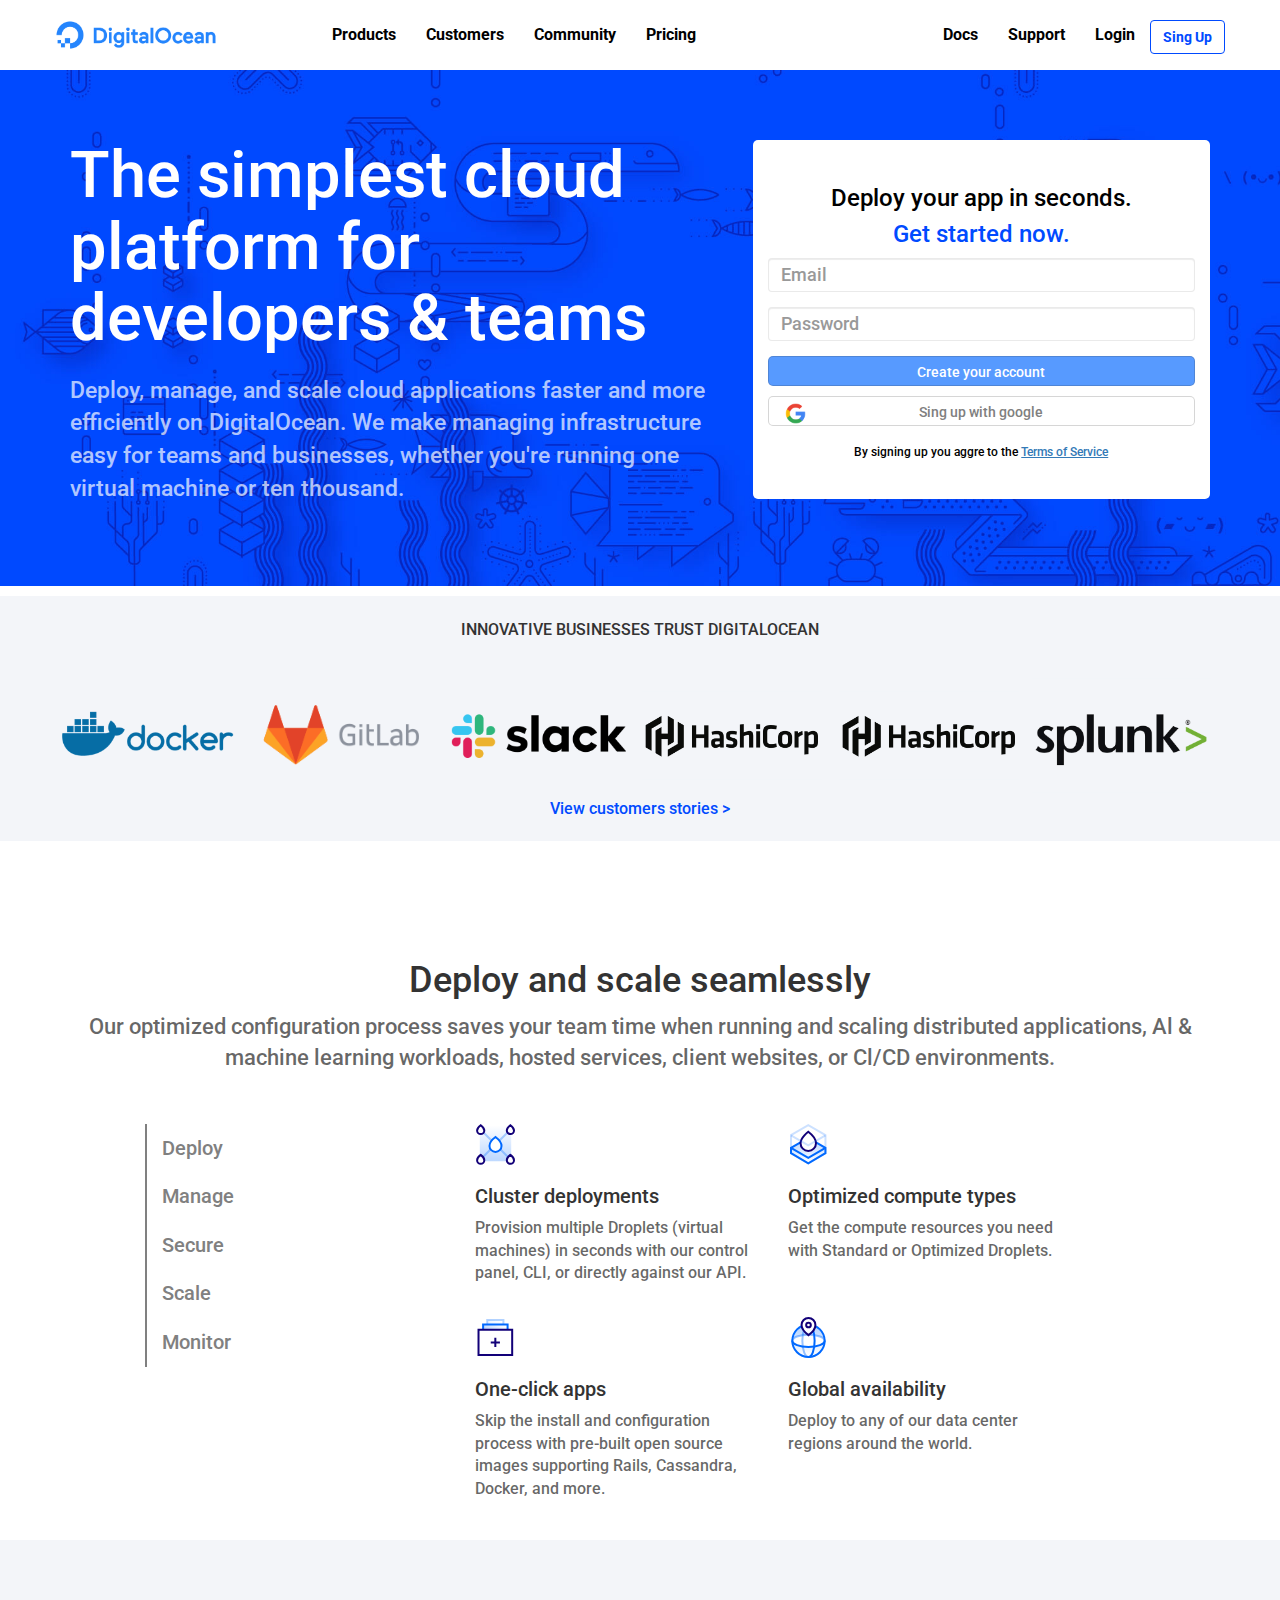
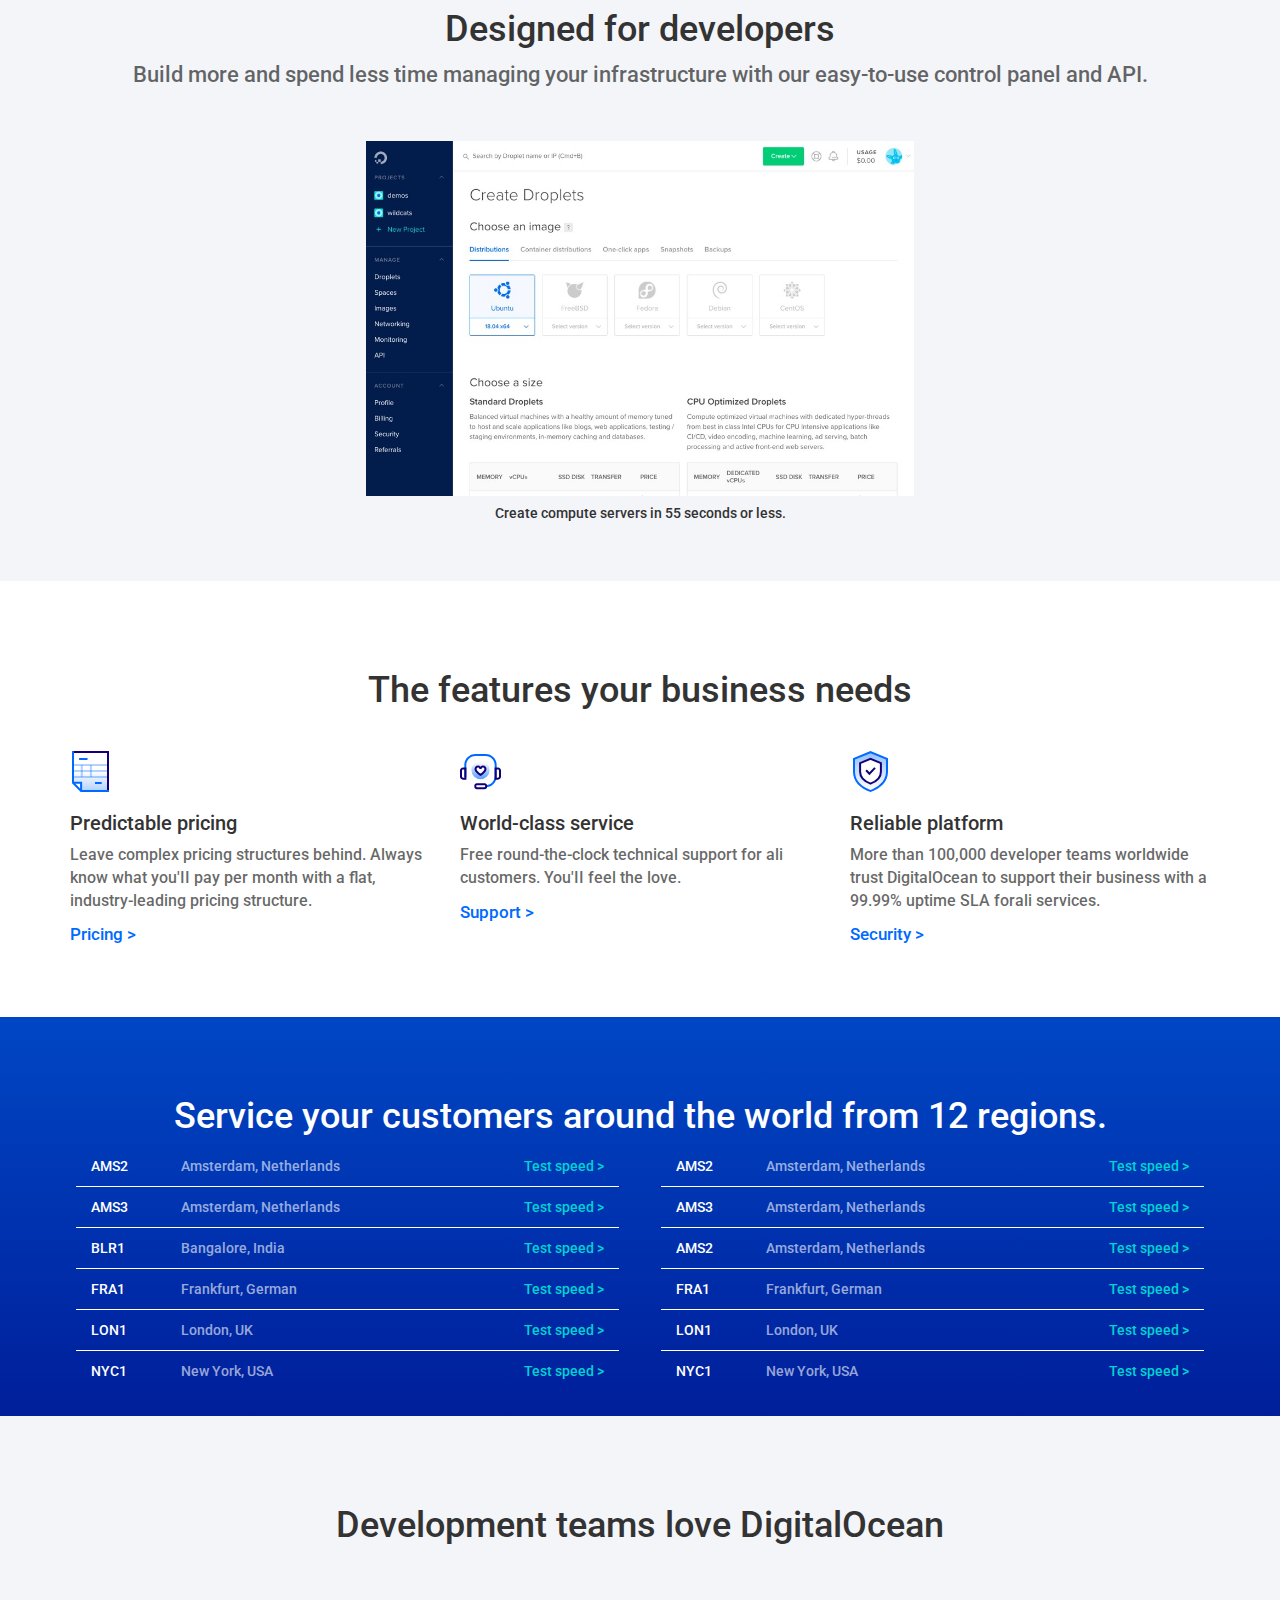
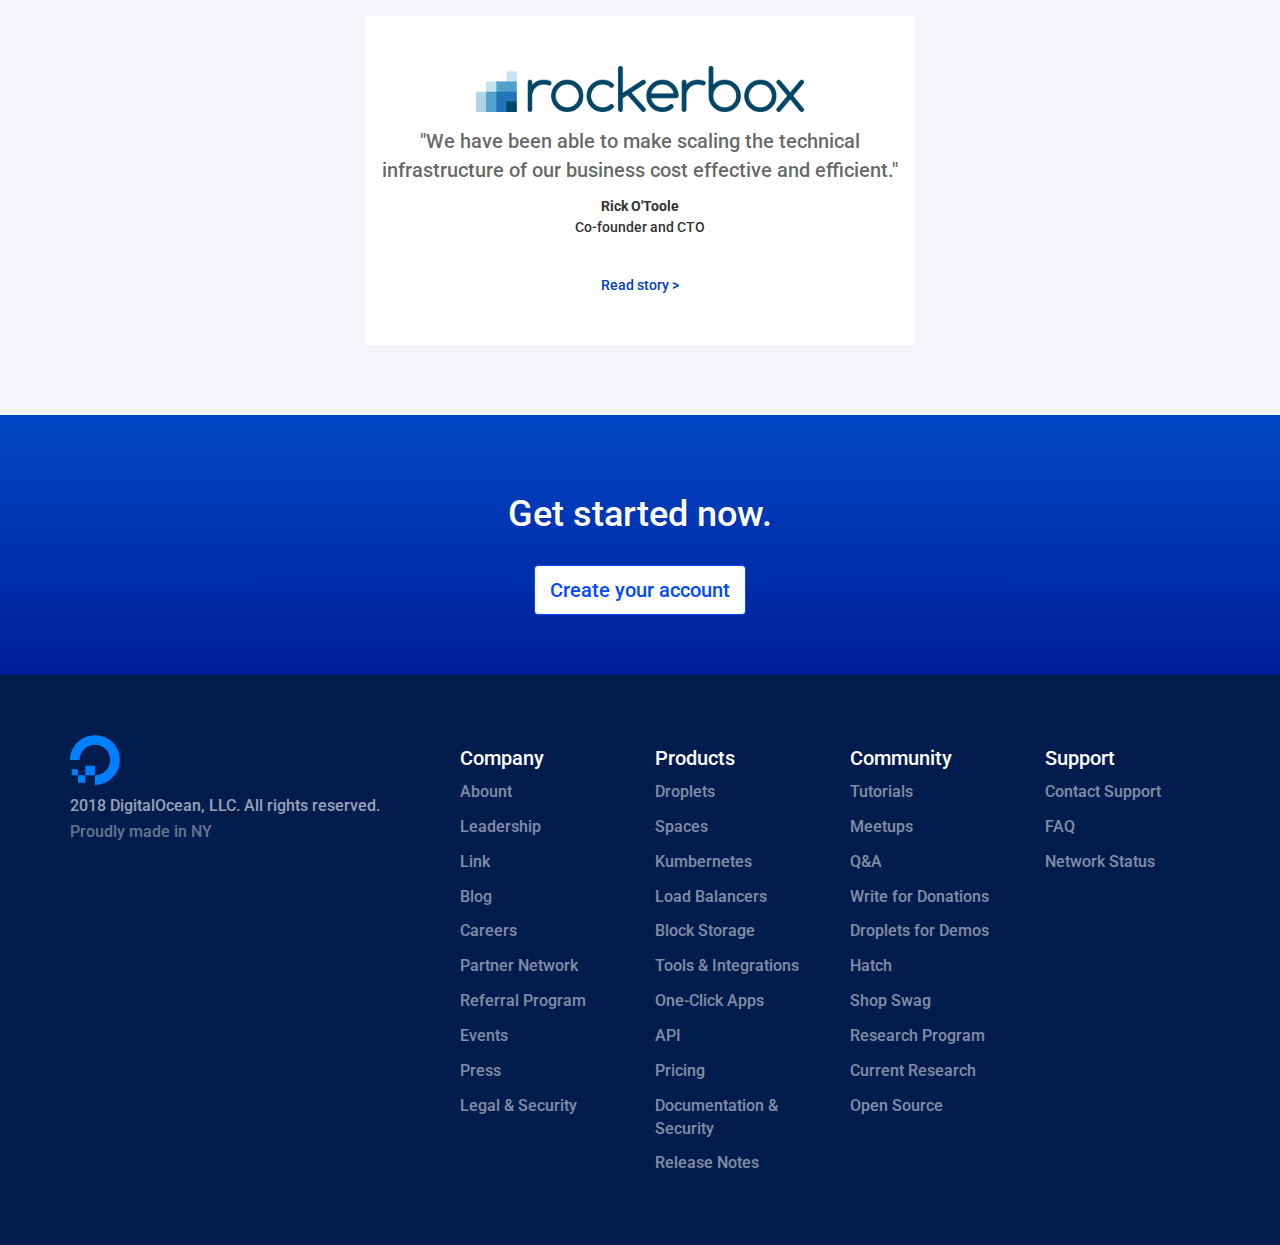
<file: index.html>
<!DOCTYPE html>
<html lang="en">
    <head>
        <meta charset="UTF-8">
        <meta http-equiv="X-UA-Compatible" content="IE=edge">
        <meta name="viewport" content="width=device-width, initial-scale=1.0">
        <!-- Latest compiled and minified CSS -->
        <link rel="stylesheet" href="https://maxcdn.bootstrapcdn.com/bootstrap/3.3.7/css/bootstrap.min.css" integrity="sha384-BVYiiSIFeK1dGmJRAkycuHAHRg32OmUcww7on3RYdg4Va+PmSTsz/K68vbdEjh4u" crossorigin="anonymous">
        <link rel="preconnect" href="https://fonts.gstatic.com">
        <link href="https://fonts.googleapis.com/css2?family=Roboto:wght@400;500;700&display=swap" rel="stylesheet">
        <link rel="stylesheet" href="https://cdnjs.cloudflare.com/ajax/libs/font-awesome/5.15.3/css/all.min.css" integrity="sha512-iBBXm8fW90+nuLcSKlbmrPcLa0OT92xO1BIsZ+ywDWZCvqsWgccV3gFoRBv0z+8dLJgyAHIhR35VZc2oM/gI1w==" crossorigin="anonymous" />
        <link rel="stylesheet" href="css/style.css">
        <title>Document</title>
    </head>
    <body>
        <!-- HEADER -->
        <header>
            <!-- NAVBAR -->
            <nav class="navbar ms_navbar navbar-fixed-top">
                <div class="container">
                  <!-- Brand and toggle get grouped for better mobile display -->
                  <div class="navbar-header">
                    <button type="button" class="navbar-toggle" data-toggle="collapse" data-target="#bs-example-navbar-collapse-1">
                      <span class="sr-only">Toggle navigation</span>
                      <span class="icon-bar"></span>
                      <span class="icon-bar"></span>
                      <span class="icon-bar"></span>
                    </button>
                    <a class="navbar-brand" href="#"><img src="img/logo.png" alt="logo"></a>
                  </div>
              
                  <!-- Collect the nav links, forms, and other content for toggling -->
                  <div class="collapse navbar-collapse" id="bs-example-navbar-collapse-1">
                    <ul class="nav navbar-nav hidden-sm hidden-md">
                        <li class="dropdown">
                          <a href="#" class="dropdown-toggle" data-toggle="dropdown">Products <i class="fas fa-angle-down"></i>
                          <ul class="dropdown-menu">
                            <li><a href="#">Something else here</a></li>
                            <li class="divider"></li>
                            <li><a href="#">Separated link</a></li>
                            <li class="divider"></li>
                            <li><a href="#">One more separated link</a></li>
                          </ul>
                        </li>
                        <li><a href="#">Customers</a></li>
                        <li class="dropdown">
                            <a href="#" class="dropdown-toggle" data-toggle="dropdown">Community <i class="fas fa-angle-down"></i>
                            <ul class="dropdown-menu">
                              <li><a href="#">Something else here</a></li>
                              <li class="divider"></li>
                              <li><a href="#">Separated link</a></li>
                              <li class="divider"></li>
                              <li><a href="#">One more separated link</a></li>
                            </ul>
                          </li>
                        <li><a href="#">Pricing</a></li>
                    </ul>
                    <ul class="nav navbar-nav navbar-right">
                        <li><a href="#">Docs</a></li>
                        <li class="dropdown">
                            <a href="#" class="dropdown-toggle" data-toggle="dropdown">Support <i class="fas fa-angle-down"></i>
                            <ul class="dropdown-menu">
                                <li><a href="#">Something else here</a></li>
                                <li class="divider"></li>
                                <li><a href="#">Login</a></li>
                            </ul>
                        </li>
                        <li><a href="#">Login</a></li>
                        <li>
                            <button type="submit" class="btn btn-default">Sing Up</button>
                        </li>
                    </ul>
                  </div><!-- /.navbar-collapse -->
                </div><!-- /.container-fluid -->
            </nav>
            <!-- /NAVBAR -->

            <!-- JUMBOTRON -->
            <section id="ms_jumbotron">
                <div class="container">
                    <div class="row">
                        <div class="col-sm-7">
                            <div class="ms_text">
                                <h1>The simplest cloud 
                                    platform for 
                                    developers & teams
                                </h1>
                                <p>Deploy, manage, and scale cloud applications faster and more efficiently on DigitalOcean. We make managing infrastructure easy for teams and businesses, whether you're running one virtual machine or ten thousand.
                                </p>
                            </div>
                        </div>
                        <div class="col-sm-5">
                            <div class="sing_up text-center">
                                <h3>Deploy your app in seconds.</h3>
                                <h3>Get started now.</h3>
                                <form>
                                    <div class="form-group">
                                        <input type="email" class="form-control" id="email" placeholder="Email">
                                    </div>
                                    <div class="form-group">
                                        <input type="password" class="form-control" id="password" placeholder="Password">
                                    </div>
                                    <button type="submit" class="ms_lg_btn">Create your account</button>
                                    <button type="submit" class="ms_lg_btn btn_white">
                                        <span><img src="img/google-icon.png" alt="google"></span>
                                        <span>Sing up with google</span>
                                    </button>
                                </form>
                                <h5>By signing up you aggre to the <a href="#">Terms of Service</a></h5>
                            </div>
                        </div>
                    </div>
                </div>
            </section>
            <!-- /JUMBOTRON -->

            <!-- SPONSOR -->
            <section id="sponsor">
                <h4>innovative businesses trust digitalocean</h4>
                <div class="container">
                    <div class="row">
                        <div class="col-xs-12 col-sm-4">
                            <img src="img/docker.svg" alt="docker">
                            <img src="img/gitlab.svg" alt="gitlab">
                        </div>
                        <div class="col-xs-12 col-sm-4">
                            <img src="img/slack.svg" alt="slack">
                            <img src="img/hashicorp.svg" alt="hashicorp">
                        </div>
                        <div class="col-xs-12 col-sm-4">
                            <img src="img/hashicorp.svg" alt="hashicorp">
                            <img src="img/splunk.svg" alt="splunk">
                        </div>
                    </div>
                </div>
                <a href="#">View customers stories ></a>
            </section>
            <!-- /SPONSOR -->
        </header>
        <!-- /HEADER -->

        <!-- MAIN -->
        <main>
            <!-- DEPLOY AND SCALE -->
            <section id="deploy">
                <div class="container">
                    <h2 class="text-center">Deploy and scale seamlessly</h2>
                    <p class="text-center">Our optimized configuration process saves your team time when running and scaling distributed applications, Al & machine learning workloads, hosted services, client websites, or Cl/CD environments. </p>
                    <div class="row">
                        <div class="col-xs-4">
                            <div class="col-xs-3 col-sm-offset-2">
                                <ul class="nav nav-pills">
                                    <li role="presentation"><a href="#">Deploy</a></li>
                                    <li role="presentation"><a href="#">Manage</a></li>
                                    <li role="presentation"><a href="#">Secure</a></li>
                                    <li role="presentation"><a href="#">Scale</a></li>
                                    <li role="presentation"><a href="#">Monitor</a></li>
                                </ul>
                            </div>
                        </div>
                        <div class="col-xs-12 col-sm-8">
                            <div class="col-xs-12 col-sm-6 col-lg-5">
                                <div class="deploy_element">
                                    <img src="img/cluster-deploy.svg" alt="cluster">
                                    <h3>Cluster deployments</h3>
                                    <p>Provision multiple Droplets (virtual machines) in seconds with our control panel, CLI, or directly against our API.
                                    </p>
                                </div>
                            </div>
                            <div class="col-xs-12 col-sm-6 col-lg-5">
                                <div class="deploy_element">
                                    <img src="img/optimized-compute.svg" alt="optimized">
                                    <h3>Optimized compute types</h3>
                                    <p>Get the compute resources you need with Standard or Optimized Droplets. 
                                    </p>
                                </div>
                            </div>
                            <div class="col-xs-12 col-sm-6 col-lg-5">
                                <div class="deploy_element">
                                    <img src="img/one-click.svg" alt="oneclick">
                                    <h3>One-click apps</h3>
                                    <p>Skip the install and configuration process with pre-built open source images supporting Rails, Cassandra, Docker, and more.  
                                    </p>
                                </div>
                            </div>
                            <div class="col-xs-12 col-sm-6 col-lg-5">
                                <div class="deploy_element">
                                    <img src="img/global.svg" alt="global">
                                    <h3>Global availability</h3>
                                    <p>Deploy to any of our data center regions around the world.  
                                    </p>
                                </div>
                            </div>
                        </div>
                    </div>
                </div>
            </section>
            <!-- /DEPLOY AND SCALE -->

            <!-- DESIGNED FOR DEVELOPERS -->
            <section id="designed">
                <div class="container">
                    <h2 class="text-center">Designed for developers</h2>
                    <p class="text-center">Build more and spend less time managing your infrastructure with our easy-to-use control panel and API.</p>
                    <div class="wrapper70">
                        <i class="fas fa-angle-left hidden-xs"></i>
                        <img src="img/slide.jpg" alt="slide">
                        <i class="fas fa-angle-right hidden-xs"></i>
                        <figure>
                            <figcaption>
                                <h5>Create compute servers in 55 seconds or less.</h5>
                            </figcaption>
                        </figure>
                        <i class="fas fa-circle"></i>
                        <i class="far fa-circle"></i>
                        <i class="far fa-circle"></i>
                        <i class="far fa-circle"></i>
                    </div>
                </div>
            </section>
            <!-- /DESIGNED FOR DEVELOPERS -->

            <!-- THE FEATURES -->
            <section id="features">
                <h2 class="text-center">The features your business needs</h2>
                <div class="container">
                    <div class="row">
                        <div class="col-sm-4">
                            <img src="img/pred-pricing.svg" alt="pricing">
                            <h3>Predictable pricing </h3>
                            <p>Leave complex pricing structures behind. Always 
                                know what you'II pay per month with a flat, industry-leading pricing structure. 
                            </p>
                            <a href="#">Pricing ></a>
                        </div>
                        <div class="col-sm-4">
                            <img src="img/world-class.svg" alt="worldclass">
                            <h3>World-class service</h3>
                            <p>Free round-the-clock technical support for ali customers. You'II feel the love. 
                            </p>
                            <a href="#">Support ></a>
                        </div>
                        <div class="col-sm-4">
                            <img src="img/reliable-platform.svg" alt="platform">
                            <h3>Reliable platform</h3>
                            <p>More than 100,000 developer teams worldwide trust DigitalOcean to support their business with a 99.99% uptime SLA forali services.  
                            </p>
                            <a href="#">Security ></a>
                        </div>
                    </div>
                </div>
            </section>
            <!-- /THE FEATURES -->

            <!-- SERVICE -->
            <section id="service">
                <h2 class="text-center">Service your customers around the world from 12 regions.</h2>
                <div class="container">
                    <div class="row">
                        <div class="col-md-6">
                            <div class="row">
                                <div class="service_element">
                                    <div class="col-xs-2">
                                        <span>AMS2</span>
                                    </div>
                                    <div class="col-xs-6 text_left">
                                        <span>Amsterdam, Netherlands</span>
                                    </div>
                                    <div class="col-xs-4 text_right">
                                        <span><a>Test speed ></a></span>
                                    </div>
                                </div>
                                <div class="service_element">
                                    <div class="col-xs-2">
                                        <span>AMS3</span>
                                    </div>
                                    <div class="col-xs-6 text_left">
                                        <span>Amsterdam, Netherlands</span>
                                    </div>
                                    <div class="col-xs-4 text_right">
                                        <span><a>Test speed ></a></span>
                                    </div>
                                </div>
                                <div class="service_element">
                                    <div class="col-xs-2">
                                        <span>BLR1</span>
                                    </div>
                                    <div class="col-xs-6 text_left">
                                        <span>Bangalore, India</span>
                                    </div>
                                    <div class="col-xs-4 text_right">
                                        <span><a>Test speed ></a></span>
                                    </div>
                                </div>
                                <div class="service_element">
                                    <div class="col-xs-2">
                                        <span>FRA1</span>
                                    </div>
                                    <div class="col-xs-6 text_left">
                                        <span>Frankfurt, German</span>
                                    </div>
                                    <div class="col-xs-4 text_right">
                                        <span><a>Test speed ></a></span>
                                    </div>
                                </div>
                                <div class="service_element">
                                    <div class="col-xs-2">
                                        <span>LON1</span>
                                    </div>
                                    <div class="col-xs-6 text_left">
                                        <span>London, UK</span>
                                    </div>
                                    <div class="col-xs-4 text_right">
                                        <span><a>Test speed ></a></span>
                                    </div>
                                </div>
                                <div class="service_element">
                                    <div class="col-xs-2">
                                        <span>NYC1</span>
                                    </div>
                                    <div class="col-xs-6 text_left">
                                        <span>New York, USA</span>
                                    </div>
                                    <div class="col-xs-4 text_right">
                                        <span><a>Test speed ></a></span>
                                    </div>
                                </div>
                            </div>
                        </div>
                        <div class="col-md-6">
                            <div class="row">
                                <div class="service_element">
                                    <div class="col-xs-2">
                                        <span>AMS2</span>
                                    </div>
                                    <div class="col-xs-6 text_left">
                                        <span>Amsterdam, Netherlands</span>
                                    </div>
                                    <div class="col-xs-4 text_right">
                                        <span><a>Test speed ></a></span>
                                    </div>
                                </div>
                                <div class="service_element">
                                    <div class="col-xs-2">
                                        <span>AMS3</span>
                                    </div>
                                    <div class="col-xs-6 text_left">
                                        <span>Amsterdam, Netherlands</span>
                                    </div>
                                    <div class="col-xs-4 text_right">
                                        <span><a>Test speed ></a></span>
                                    </div>
                                </div>
                                <div class="service_element">
                                    <div class="col-xs-2">
                                        <span>AMS2</span>
                                    </div>
                                    <div class="col-xs-6 text_left">
                                        <span>Amsterdam, Netherlands</span>
                                    </div>
                                    <div class="col-xs-4 text_right">
                                        <span><a>Test speed ></a></span>
                                    </div>
                                </div>
                                <div class="service_element">
                                    <div class="col-xs-2">
                                        <span>FRA1</span>
                                    </div>
                                    <div class="col-xs-6 text_left">
                                        <span>Frankfurt, German</span>
                                    </div>
                                    <div class="col-xs-4 text_right">
                                        <span><a>Test speed ></a></span>
                                    </div>
                                </div>
                                <div class="service_element">
                                    <div class="col-xs-2">
                                        <span>LON1</span>
                                    </div>
                                    <div class="col-xs-6 text_left">
                                        <span>London, UK</span>
                                    </div>
                                    <div class="col-xs-4 text_right">
                                        <span><a>Test speed ></a></span>
                                    </div>
                                </div>
                                <div class="service_element">
                                    <div class="col-xs-2">
                                        <span>NYC1</span>
                                    </div>
                                    <div class="col-xs-6 text_left">
                                        <span>New York, USA</span>
                                    </div>
                                    <div class="col-xs-4 text_right">
                                        <span><a>Test speed ></a></span>
                                    </div>
                                </div>
                            </div>
                        </div>
                    </div>
                </div>
            </section>
            <!-- /SERVICE -->

            <!-- ROCKERBOX -->
            <section id="rockerbox">
                <div class="container">
                    <h2 class="text-center">Development teams love DigitalOcean</h2>
                    <div class="wrapper70">
                        <i class="fas fa-angle-left hidden-xs"></i>
                        <div class="rockerbox_element">
                            <img src="img/rockerbox.png" alt="rockerbox">
                            <p>"We have been able to make scaling the technical 
                                infrastructure of our business cost effective and efficient."
                            </p>
                            <h5>Rick O'Toole </h5>
                            <h5>Co-founder and CTO</h5>
                            <a href="#">Read story ></a>
                        </div>
                        <i class="fas fa-angle-right hidden-xs"></i>
                        <i class="fas fa-circle"></i>
                        <i class="far fa-circle"></i>
                        <i class="far fa-circle"></i>
                    </div> 
                </div>
            </section>
            <!-- /ROCKERBOX -->

            <!-- GET STARTED -->
            <section id="getstarted">
                <h2>Get started now.</h2>
                <button class="btn btn-default">Create your account</button>
            </section>
            <!-- /GET STARTED -->
        </main>
        <!-- /MAIN -->

        <!-- FOOTER -->
        <footer>
            <div class="container">
                <div class="row">
                    <div class="col-sm-12 col-md-4">
                        <img src="img/logo-small.svg" alt="logo">
                        <p><i class="far fa-copyright"></i> 2018 DigitalOcean, LLC. All rights reserved.</p>
                        <h5>Proudly made in NY</h5>
                        <ul class="list_inline">
                            <li><i class="fab fa-twitter"></i></li>
                            <li><i class="fab fa-facebook-square"></i></li>
                            <li><i class="fab fa-instagram"></i></li>
                            <li><i class="fab fa-youtube"></i></li>
                            <li><i class="fab fa-linkedin"></i></li>
                        </ul>
                    </div>
                    <div class="col-sm-6 col-md-2">
                        <ul class="ms_list">
                            <li><h4>Company</h4></li>
                            <li><a href="#">Abount</a></li>
                            <li><a href="#">Leadership</a></li>
                            <li><a href="#">Link</a></li>
                            <li><a href="#">Blog</a></li>
                            <li><a href="#">Careers</a></li>
                            <li><a href="#">Partner Network</a></li>
                            <li><a href="#">Referral Program</a></li>
                            <li><a href="#">Events</a></li>
                            <li><a href="#">Press</a></li>
                            <li><a href="#">Legal & Security</a></li>
                        </ul>
                    </div>
                    <div class="col-sm-6 col-md-2">
                        <ul class="ms_list">
                            <li><h4>Products</h4></li>
                            <li><a href="#">Droplets</a></li>
                            <li><a href="#">Spaces</a></li>
                            <li><a href="#">Kumbernetes</a></li>
                            <li><a href="#">Load Balancers</a></li>
                            <li><a href="#">Block Storage</a></li>
                            <li><a href="#">Tools & Integrations</a></li>
                            <li><a href="#">One-Click Apps</a></li>
                            <li><a href="#">API</a></li>
                            <li><a href="#">Pricing</a></li>
                            <li><a href="#">Documentation & Security</a></li>
                            <li><a href="#">Release Notes</a></li>
                        </ul>
                    </div>
                    <div class="col-sm-6 col-md-2">
                        <ul class="ms_list">
                            <li><h4>Community</h4></li>
                            <li><a href="#">Tutorials</a></li>
                            <li><a href="#">Meetups</a></li>
                            <li><a href="#">Q&A</a></li>
                            <li><a href="#">Write for Donations</a></li>
                            <li><a href="#">Droplets for Demos</a></li>
                            <li><a href="#">Hatch</a></li>
                            <li><a href="#">Shop Swag</a></li>
                            <li><a href="#">Research Program</a></li>
                            <li><a href="#">Current Research</a></li>
                            <li><a href="#">Open Source</a></li>
                        </ul>
                    </div>
                    <div class="col-sm-6 col-md-2">
                        <ul class="ms_list">
                            <li><h4>Support</h4></li>
                            <li><a href="#">Contact Support</a></li>
                            <li><a href="#">FAQ</a></li>
                            <li><a href="#">Network Status</a></li>
                        </ul>
                    </div>
                </div>
            </div>
        </footer>
        <!-- /FOOTER -->

        <!-- jQuery (necessary for Bootstrap's JavaScript plugins) -->
        <script src="https://ajax.googleapis.com/ajax/libs/jquery/1.12.4/jquery.min.js"></script>
        <script src="https://maxcdn.bootstrapcdn.com/bootstrap/3.3.7/js/bootstrap.min.js" integrity="sha384-Tc5IQib027qvyjSMfHjOMaLkfuWVxZxUPnCJA7l2mCWNIpG9mGCD8wGNIcPD7Txa" crossorigin="anonymous"></script> 
    </body>
</html>
</file>
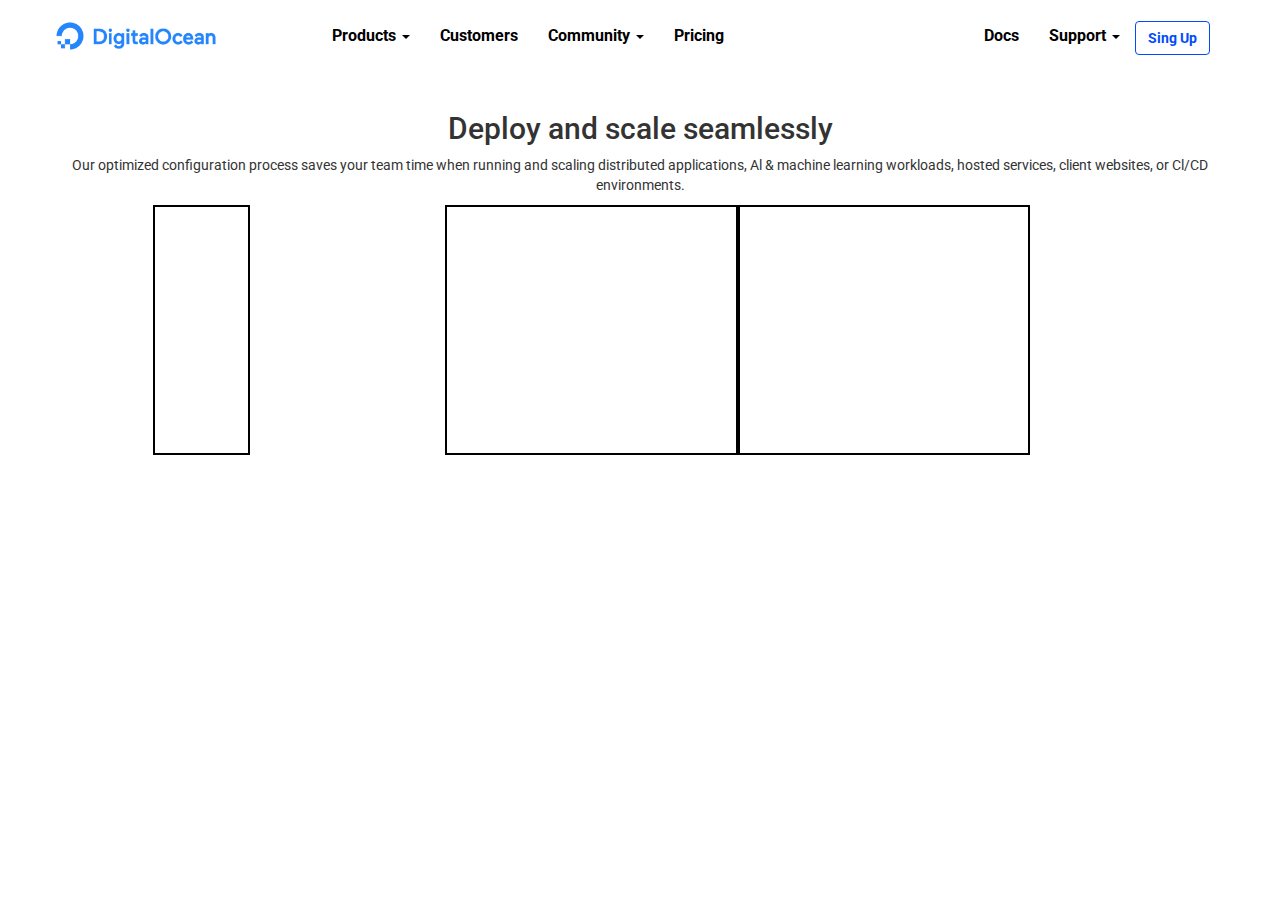
<file: test.html>
<!DOCTYPE html>
<html lang="en">
    <head>
        <meta charset="UTF-8">
        <meta http-equiv="X-UA-Compatible" content="IE=edge">
        <meta name="viewport" content="width=device-width, initial-scale=1.0">
        <!-- Latest compiled and minified CSS -->
        <link rel="stylesheet" href="https://maxcdn.bootstrapcdn.com/bootstrap/3.3.7/css/bootstrap.min.css" integrity="sha384-BVYiiSIFeK1dGmJRAkycuHAHRg32OmUcww7on3RYdg4Va+PmSTsz/K68vbdEjh4u" crossorigin="anonymous">
        <link rel="stylesheet" href="https://cdnjs.cloudflare.com/ajax/libs/font-awesome/5.15.3/css/all.min.css" integrity="sha512-iBBXm8fW90+nuLcSKlbmrPcLa0OT92xO1BIsZ+ywDWZCvqsWgccV3gFoRBv0z+8dLJgyAHIhR35VZc2oM/gI1w==" crossorigin="anonymous" />
        <link rel="preconnect" href="https://fonts.gstatic.com">
        <link href="https://fonts.googleapis.com/css2?family=Roboto:wght@400;700&display=swap" rel="stylesheet">
        <link rel="stylesheet" href="css//test.css">
        <title>Document</title>
    </head>
    <body>
        <nav class="navbar ms_navbar">
            <div class="container">
              <!-- Brand and toggle get grouped for better mobile display -->
              <div class="navbar-header">
                <button type="button" class="navbar-toggle" data-toggle="collapse" data-target="#bs-example-navbar-collapse-1">
                  <span class="sr-only">Toggle navigation</span>
                  <span class="icon-bar"></span>
                  <span class="icon-bar"></span>
                  <span class="icon-bar"></span>
                </button>
                <a class="navbar-brand" href="#"><img src="img/logo.png" alt="logo"></a>
              </div>
          
              <!-- Collect the nav links, forms, and other content for toggling -->
              <div class="collapse navbar-collapse" id="bs-example-navbar-collapse-1">
                <ul class="nav navbar-nav">
                    <li class="dropdown">
                      <a href="#" class="dropdown-toggle" data-toggle="dropdown">Products <b class="caret"></b></a>
                      <ul class="dropdown-menu">
                        <li><a href="#">Something else here</a></li>
                        <li class="divider"></li>
                        <li><a href="#">Separated link</a></li>
                        <li class="divider"></li>
                        <li><a href="#">One more separated link</a></li>
                      </ul>
                    </li>
                    <li><a href="#">Customers</a></li>
                    <li class="dropdown">
                        <a href="#" class="dropdown-toggle" data-toggle="dropdown">Community <b class="caret"></b></a>
                        <ul class="dropdown-menu">
                          <li><a href="#">Something else here</a></li>
                          <li class="divider"></li>
                          <li><a href="#">Separated link</a></li>
                          <li class="divider"></li>
                          <li><a href="#">One more separated link</a></li>
                        </ul>
                      </li>
                    <li><a href="#">Pricing</a></li>
                </ul>
                
                
                <ul class="nav navbar-nav navbar-right">
                    <li><a href="#">Docs</a></li>
                    <li class="dropdown">
                        <a href="#" class="dropdown-toggle" data-toggle="dropdown">Support <b class="caret"></b></a>
                        <ul class="dropdown-menu">
                            <li><a href="#">Something else here</a></li>
                            <li class="divider"></li>
                            <li><a href="#">Login</a></li>
                        </ul>
                    </li>
                    <li>
                        <button type="submit" class="btn btn-default">Sing Up</button>
                    </li>
                </ul>
              </div><!-- /.navbar-collapse -->
            </div><!-- /.container-fluid -->
        </nav>
        <div class="container debug">
          <h2 class="text-center">Deploy and scale seamlessly</h2>
          <p class="text-center">Our optimized configuration process saves your team time when running and scaling distributed applications, Al & machine learning workloads, hosted services, client websites, or Cl/CD environments. </p>
          <div class="row">
              <div class="col-md-1 col-md-offset-1"></div>
              <div class="col-md-3 col-md-offset-2"></div>
              <div class="col-md-3"></div>
          </div>
        </div>



        <!-- jQuery (necessary for Bootstrap's JavaScript plugins) -->
        <script src="https://ajax.googleapis.com/ajax/libs/jquery/1.12.4/jquery.min.js"></script>
        <script src="https://maxcdn.bootstrapcdn.com/bootstrap/3.3.7/js/bootstrap.min.js" integrity="sha384-Tc5IQib027qvyjSMfHjOMaLkfuWVxZxUPnCJA7l2mCWNIpG9mGCD8wGNIcPD7Txa" crossorigin="anonymous"></script> 
    </body>
</html>
</file>
<file: css/style.css>
body {
    font-family: 'Roboto', sans-serif;
    margin-top: 70px;
    font-weight: 500;
}

.wrapper70 {
    width: 60%;
    margin: 0 auto;
    position: relative;
    text-align: center;
}

.text_right {
    text-align: right;
}
.text_left {
    text-align: left;
}


/* NAVBAR */
.ms_navbar {
    z-index: 5;
    padding: 10px 0 ;
    margin-bottom: 0;
    border: none;
    background-color: white;
}
.ms_navbar img {
    height: 100%;
}
.ms_navbar .navbar-brand {
    padding: 10px 0;
    margin-right: 100px;
}
.ms_navbar .navbar-nav a {
    color: black;
    font-size: 16px;
    font-weight: 700;
}
.ms_navbar .navbar-nav a:hover {
    background-color: #004AFF;
    border-radius: 5px;
    color: white;
}
.ms_navbar .navbar-nav a:active {
    background-color: #004AFF;
    border-radius: 5px;
    color: white;
}
.ms_navbar .navbar-nav button {
    margin-top: 10px;
    font-weight: 700;
}
#getstarted button,
.ms_navbar .btn-default {
    color: #004AFF;
    border: 1px solid #004AFF;
}
.ms_navbar span {
    background-color: #004AFF;
}

/* JUMBOTRON */

#ms_jumbotron {
    background-image: url("../img/bg-banner-home.jpg");
    background-size: cover;
    color: white;
}
#ms_jumbotron h1 {
    font-size: 65px;
    margin-bottom: 20px;
}
#ms_jumbotron p {
    font-size: 23px;
    color: rgba(255, 255, 255, 0.7);
    padding-bottom: 70px;
}
#ms_jumbotron .form-group input {
    font-size: 18px;
    border: 1px solid rgba(51, 51, 51, 0.1);
}
#ms_jumbotron button .btn-default {
    width: 100%;
}
#ms_jumbotron form img {
    height: 21px;
}
#ms_jumbotron form span:first-child {
    position: absolute;
    left: 7%;
    bottom: 21%;
}
#ms_jumbotron h5 {
    margin-top: 20px;
    font-size: 12px;
    color: black;
}
h5 a {
    text-decoration: underline;
}
.ms_lg_btn {
    height: 30px;
    display: block;
    text-align: center;
    width: 100%;
    margin-bottom: 10px;
    border-radius: 5px;
    font-size: 14px;
    padding: 5px 0;
    border: 1px solid rgba(51, 51, 51, 0.2);
    background-color: #579AFF;
}
.btn_white {
    background-color: white;
    color: grey;
}
.ms_text {
    margin-top: 70px;
}
.sing_up {
    position: relative;
    margin: 70px 0;
    padding-top: 25px;
    padding-bottom: 30px;
    padding-right: 15px;
    padding-left: 15px;
    background-color: white;
    border-radius: 5px;
}
.sing_up h3:first-child {
    color: black;
}
.sing_up h3:nth-child(2) {
    margin-top: 0;
    color: #004AFF;
}

/* SPONSOR */
#sponsor {
    text-align: center;
    padding-left: 15px;
    padding-right: 15px;
    background-color: #F3F5F9;
    padding-bottom: 20px;
}
#sponsor a {
    font-size: 16px;
    color: #004AFF;
    font-weight: 500;
}
#sponsor img {
    margin-right: 10px;
    height: 125px;
    width: calc(50% - 15px);    
}
#sponsor h4 {
    text-transform: uppercase;
    padding: 25px 0;
    font-size: 16px;
}
#sponsor [class*="col-"] {
    padding: 0;
}

/* DEPLOY */
#deploy {
    padding-top: 100px;
    padding-bottom: 30px;
}
h2 {
    font-size: 36px;
}
#features h3,
#deploy h3 {
    font-size: 20px;
}
#designed p,
#deploy p {
    font-size: 22px;
    color: rgba(0, 0, 0, 0.6);
    margin-bottom: 50px;
}
#deploy .deploy_element p {
    height: 80px;
    font-size: 16px;
    margin-bottom: 20px;
}
#deploy .nav-pills a {
    color: grey;
    font-size: 20px;
}
#deploy .nav-pills li {
    margin: 0;
    border-left: 2px solid grey;
}

/* DESIGNED */
#designed {
    padding: 50px 0;
    background-color: #F3F5F9;
}
#designed img {
    display: inline-block;
    width: 80%;
}
#rockerbox .fa-angle-left,
#designed .fa-angle-left {
    font-size: 50px;
    position: absolute;
    top: 50%;
    left: 0;
    transform: translateY(-50%);
}
#rockerbox .fa-angle-right, 
#designed .fa-angle-right {
    font-size: 50px;
    position: absolute;
    top: 50%;
    right: 0;
    transform: translateY(-50%);
}
#rockerbox .fa-circle,
#designed .fa-circle {
    font-size: 12px;
    color: #006AFF;
}

/* FEATURES */
#features {
    padding: 70px 0;
}
#features h2 {
    margin-bottom: 40px;
}
#features p {
    font-size: 16px;
    color: rgba(0, 0, 0, 0.6);
}
#features a {
    font-size: 17px;
    color: #006AFF
}

/* SERVICE */
#service {
    padding-top: 60px;
    color: white;
    background-image: linear-gradient(#0047C5, #001E9A);
}
.service_element {
    padding: 10px 0;
}
.service_element:not(:last-child) {
    border-bottom: 1px solid white;
}
.service_element::after {
    content: "";
    display: table;
    clear: both;
}
.service_element .text_left {
    color: rgba(255, 255, 255, 0.6);
}
#service .row .row {
    width: 98%;
    margin: 0 auto;
    margin-bottom: 25px;
}
.service_element a {
    color: #00D1D1;
}

/* ROCKERBOX */
#rockerbox {
    padding: 70px 0;
    background-color: #F3F5F9;
}
#rockerbox h2 {
    margin-bottom: 70px;
}
.rockerbox_element {
    width: 80%;
    padding: 50px 0;
    margin: 0 auto;
    background-color: white;
}
#rockerbox img {
    width: 60%;
}
#rockerbox p {
    font-size: 20px;
    margin: 15px 0;
    color: rgba(0, 0, 0, 0.6);
}
.rockerbox_element h5:nth-child(3) {
    margin: 5px 0;
    font-weight: bold;
}
.rockerbox_element h5:nth-child(4) {
    margin-top: 5px;
    margin-bottom: 40px;
}
.rockerbox_element a {
    color: #0040BA;
}
#rockerbox .fa-circle {
    padding-top: 40px;
}

/* GET STARTED */
#getstarted {
    text-align: center;
    padding: 60px 0;
    color: white;
    background-image: linear-gradient(#0047C5, #001E9A);
}
#getstarted button {
    margin-top: 20px;
    font-size: 20px;
    font-weight: 500;
    padding: 10px 15px;
}

/* FOOTER */
footer {
    padding: 60px 0;
    color: white;
    background-color: #031C4E;
}
footer .list_inline li {
    display: inline-block;
    margin-top: 15px;
    margin-right: 15px;
    text-decoration:  none;
    color: rgba(255, 255, 255, 0.6);
}
footer .ms_list {
    list-style: none;
}
footer .ms_list li {
    margin-top: 12px;
}
footer .ms_list li a {
    font-size: 16px;
    color: rgba(255, 255, 255, 0.5);
}
footer p{
    margin-top: 10px;
    margin-bottom: 0;
    font-size: 16px;
    color: rgba(255, 255, 255, 0.6);
}
footer h4 {
    font-size: 20px;
}
footer h5 {
    font-size: 16px;
    margin-top: 5px;
    color: rgba(255, 255, 255, 0.4);
}
footer ul {
    padding: 0;
}
footer .fab {
    font-size: 23px;
}



@media screen and (max-width: 992px) {
  
    #ms_jumbotron h1 {
        font-size: 37px;
    }
    .ms_navbar .navbar-brand {
        margin-right: 50px;
    }
    #ms_jumbotron p {
        padding-bottom: 0;
    }
    footer .ms_list li:first-child {
        margin-top: 40px;
    }
}

@media screen and (max-width: 768px) {
  
    #service .service_element span {
        font-size: 12px;
    }
    #deploy .deploy_element p {
        height: auto;
    }
    #deploy .deploy_element:first-of-type {
        margin-top: 30px;
    }
    #features img {
        margin-top: 30px;
    }
    .wrapper70 {
        width: 80%;
    }

    

}
@media screen and (max-width: 425px) {
  
    #service .service_element span {
        font-size: 10px;
    }
    

}
</file>
<file: css/test.css>
.debug [class*="col-"] {
    border: 2px solid black;
    height: 250px;
}
body {
    font-family: 'Roboto', sans-serif;
}

.ms_navbar {
    padding: 10px 0 ;
}
.ms_navbar img {
    height: 100%;
}
.ms_navbar .navbar-brand {
    padding: 10px 0;
    margin-right: 100px;
}
.ms_navbar .navbar-nav a {
    color: black;
    font-size: 16px;
    font-weight: 700;
}
.ms_navbar .navbar-nav button {
    margin-top: 10px;
    font-weight: 700;
}
.ms_navbar .btn-default {
    color: #004AFF;
    border: 1px solid #004AFF;
}
</file>
